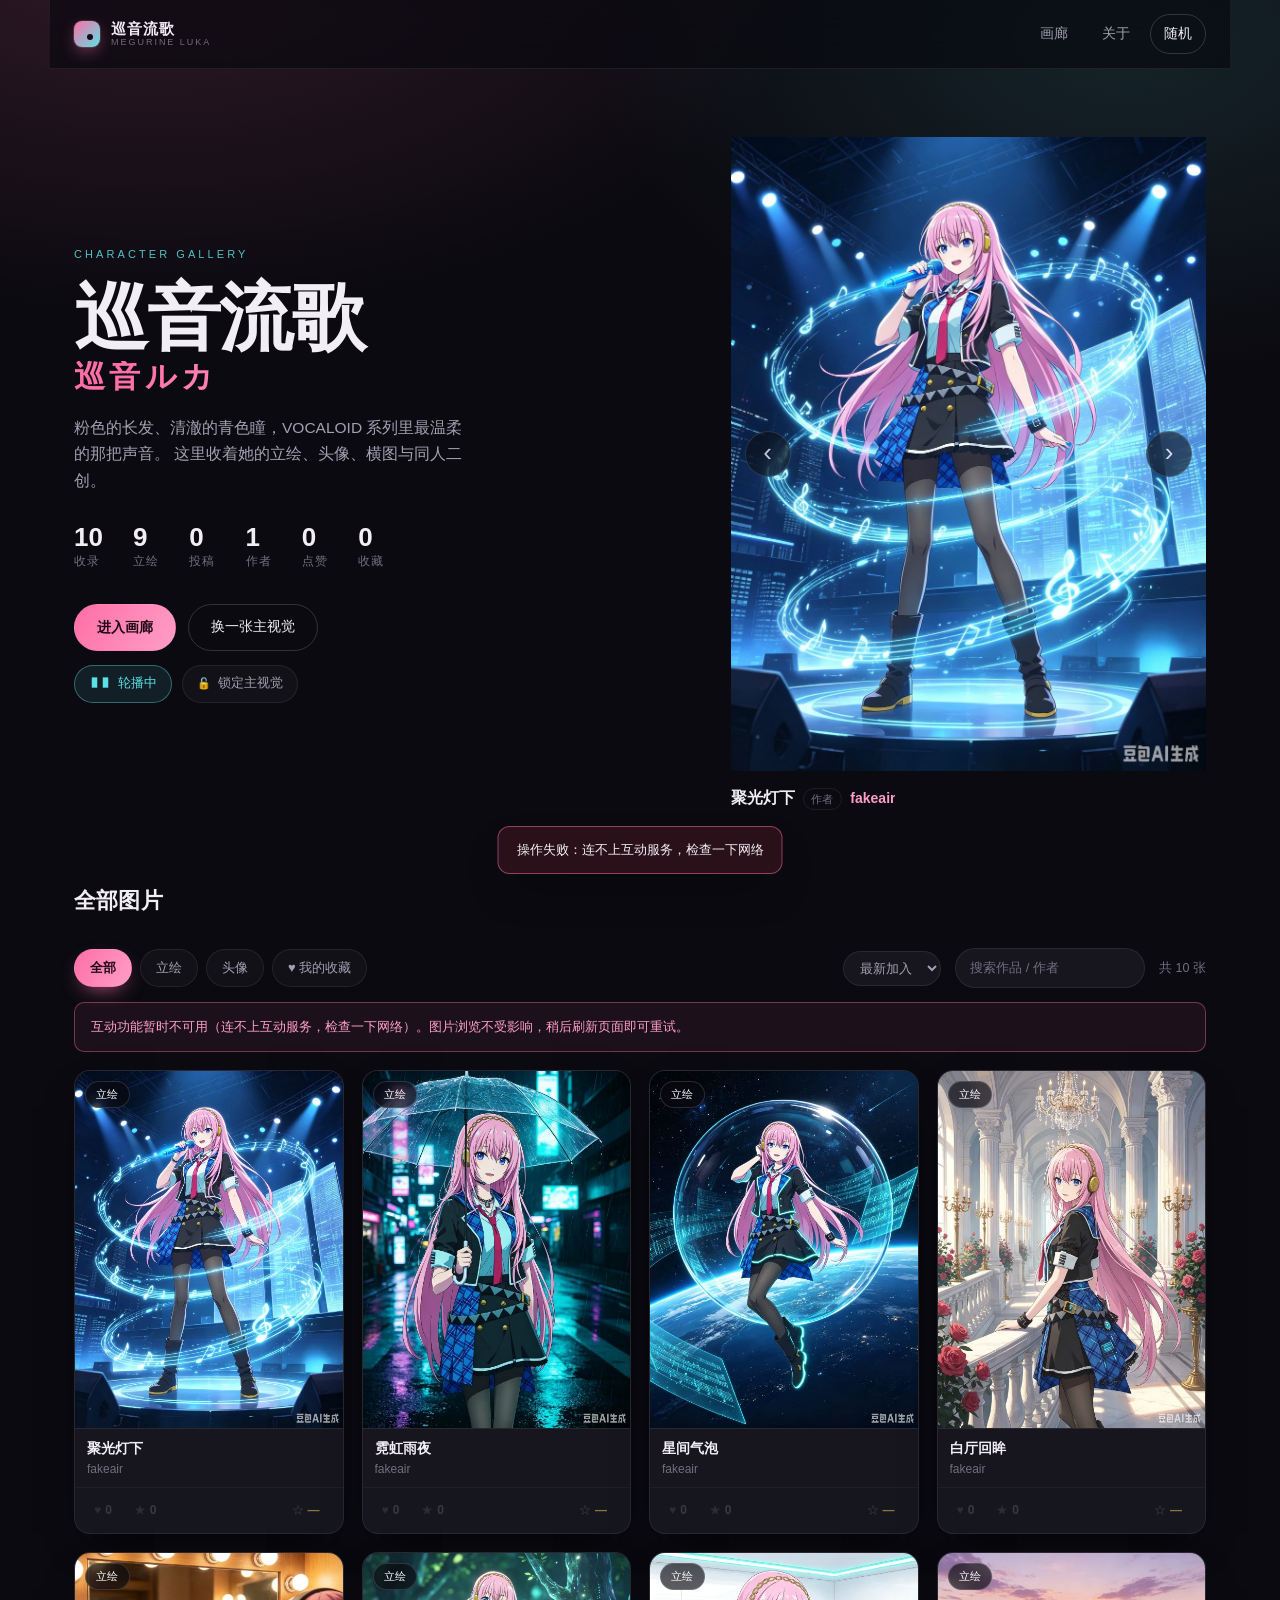
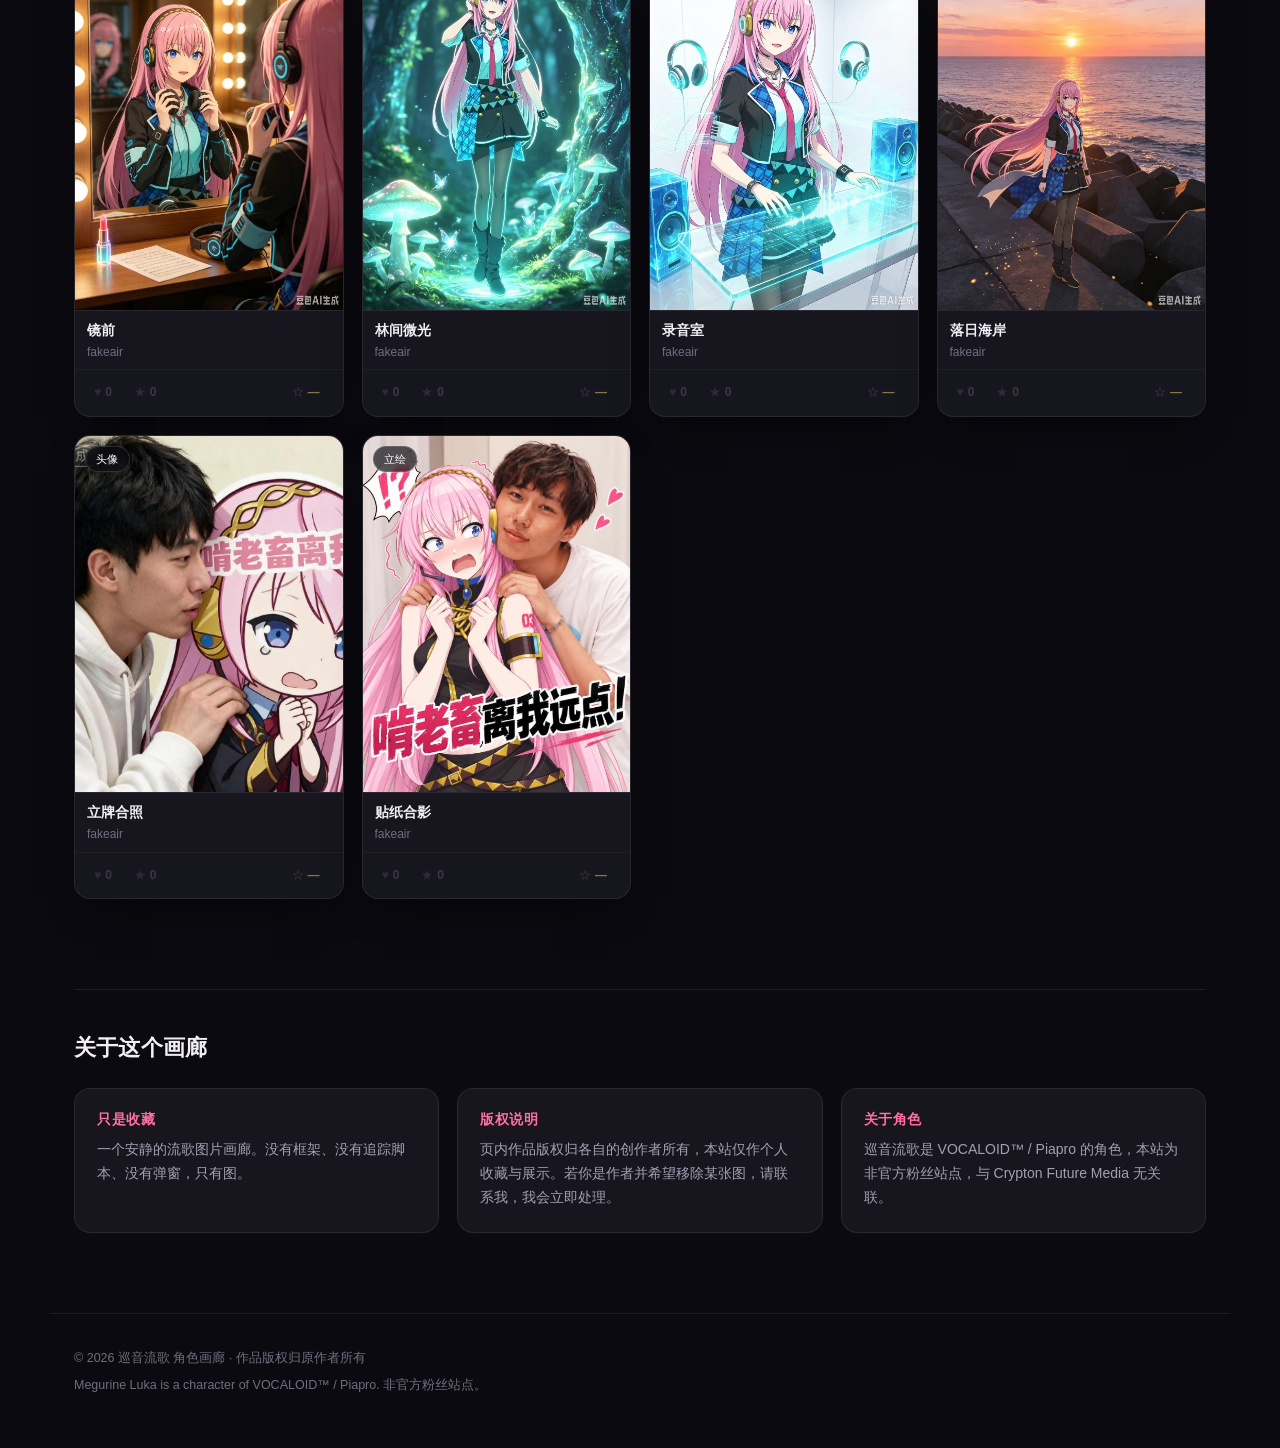
<file: index.html>
<!DOCTYPE html>
<html lang="zh-CN">
<head>
<meta charset="UTF-8">
<meta name="viewport" content="width=device-width, initial-scale=1">
<title>巡音流歌 · 角色画廊 | Megurine Luka Gallery</title>
<meta name="description" content="巡音流歌（巡音ルカ / Megurine Luka）角色图片画廊：立绘、头像、横图与同人二创作品收藏，支持分类筛选、搜索与全屏浏览。">
<meta name="theme-color" content="#0b0a10">
<link rel="icon" href="data:image/svg+xml,%3Csvg xmlns='http://www.w3.org/2000/svg' viewBox='0 0 32 32'%3E%3Crect width='32' height='32' rx='8' fill='%230b0a10'/%3E%3Cpath d='M19 6h3v12.5a4.5 4.5 0 1 1-3-4.24V6z' fill='%23ff6fa5'/%3E%3C/svg%3E">
<link rel="stylesheet" href="assets/css/style.css">
</head>
<body>

<a class="skip-link" href="#gallery">跳到图片列表</a>

<header class="site-header">
  <a class="brand" href="./">
    <span class="brand-mark" aria-hidden="true"></span>
    <span class="brand-text">巡音流歌<small>MEGURINE LUKA</small></span>
  </a>
  <nav class="site-nav">
    <a href="#gallery">画廊</a>
    <a href="#about">关于</a>
    <button id="uploadBtn" class="nav-btn nav-btn-strong" type="button" hidden>＋ 上传</button>
    <button id="randomBtn" class="nav-btn" type="button" title="随机看一张 (R)">随机</button>
  </nav>
</header>

<main>
  <!-- ========== 角色看板：一进来先看到流歌 ========== -->
  <section class="board" aria-label="角色主视觉">
    <div class="board-copy">
      <p class="board-kicker">Character Gallery</p>
      <h1>巡音流歌<em>巡音ルカ</em></h1>
      <p class="board-desc">
        粉色的长发、清澈的青色瞳，VOCALOID 系列里最温柔的那把声音。
        这里收着她的立绘、头像、横图与同人二创。
      </p>
      <dl class="board-stats">
        <div><dt>收录</dt><dd id="statTotal">—</dd></div>
        <div><dt>立绘</dt><dd id="statFull">—</dd></div>
        <div><dt>投稿</dt><dd id="statUploads">—</dd></div>
        <div><dt>作者</dt><dd id="statAuthors">—</dd></div>
        <div><dt>点赞</dt><dd id="statLikes">—</dd></div>
        <div><dt>收藏</dt><dd id="statFavs">—</dd></div>
      </dl>
      <div class="board-actions">
        <a class="btn" href="#gallery">进入画廊</a>
        <button class="btn btn-ghost" type="button" id="boardShuffle">换一张主视觉</button>
      </div>

      <div class="board-toggles">
        <button type="button" class="toggle" id="boardAuto" aria-pressed="false" title="每 7 秒自动换一张">
          <span class="toggle-icon" aria-hidden="true">▶</span>
          <span class="toggle-text">自动轮播</span>
        </button>
        <button type="button" class="toggle" id="boardLock" aria-pressed="false" title="锁住当前主视觉，刷新也不变">
          <span class="toggle-icon" aria-hidden="true">🔓</span>
          <span class="toggle-text">锁定主视觉</span>
        </button>
      </div>
    </div>

    <figure class="board-figure">
      <div class="board-frame">
        <a id="boardLink" href="#gallery" data-reveal="board" aria-label="查看这张作品">
          <img id="boardImg" alt="" decoding="async">
          <span class="board-loading" id="boardLoading" aria-hidden="true"></span>
        </a>
        <button type="button" class="board-arrow board-prev" id="boardPrev" aria-label="上一张主视觉 (←)">‹</button>
        <button type="button" class="board-arrow board-next" id="boardNext" aria-label="下一张主视觉 (→)">›</button>
      </div>
      <figcaption class="board-caption">
        <span class="board-name">
          <span class="board-title" id="boardTitle">—</span>
          <span class="board-by">作者</span>
          <span class="board-author" id="boardAuthor">—</span>
        </span>
        <span class="board-meta" id="boardMeta"></span>
      </figcaption>
    </figure>
  </section>

  <!-- ========== 画廊 ========== -->
  <section id="gallery" class="gallery-section" aria-label="图片列表">
    <div class="section-head">
      <h2>全部图片</h2>
      <p class="sample-note" id="sampleNote" hidden>
        当前展示的是示例插画。把流歌的图片放进 <code>assets/works/</code>，
        运行 <code>node tools/scan-works.mjs</code>，这里就会变成你的收藏。
      </p>
    </div>

    <div class="toolbar">
      <div class="chips" id="chips" role="group" aria-label="按类型筛选"></div>
      <div class="toolbar-right">
        <label class="sort">
          <span class="sr-only">排序方式</span>
          <select id="sort">
            <option value="new">最新加入</option>
            <option value="likes">最多点赞</option>
            <option value="rating">评分最高</option>
            <option value="reviews">评论最多</option>
          </select>
        </label>
        <label class="search">
          <span class="sr-only">搜索作品或作者</span>
          <input id="search" type="search" placeholder="搜索作品 / 作者" autocomplete="off" spellcheck="false">
        </label>
        <span class="count" id="count" aria-live="polite"></span>
      </div>
    </div>

    <p class="mode-note" id="modeNote" hidden>
      互动数据目前存在<strong>你自己的浏览器</strong>里 —— 点赞、收藏、评分、评论都能用，
      但别人看不到你的赞。想让所有人共享，按 <code>docs/supabase-setup.md</code> 配置一下即可。
    </p>

    <div class="grid" id="grid"></div>

    <div class="empty" id="empty" hidden>
      <p id="emptyText">没有符合条件的图片。</p>
      <button type="button" id="resetBtn" class="link-btn">清除筛选</button>
    </div>

    <div class="empty empty-setup" id="setup" hidden>
      <h3>画廊还是空的</h3>
      <ol>
        <li>把流歌的图片放进 <code>assets/works/</code>（png / jpg / webp / gif 都行）</li>
        <li>终端执行 <code>node tools/scan-works.mjs</code></li>
        <li>刷新本页 —— 图片会自动分类、排序并显示在这里</li>
      </ol>
    </div>
  </section>

  <!-- ========== 关于 ========== -->
  <section id="about" class="about">
    <h2>关于这个画廊</h2>
    <div class="about-grid">
      <article>
        <h3>只是收藏</h3>
        <p>一个安静的流歌图片画廊。没有框架、没有追踪脚本、没有弹窗，只有图。</p>
      </article>
      <article>
        <h3>版权说明</h3>
        <p>页内作品版权归各自的创作者所有，本站仅作个人收藏与展示。若你是作者并希望移除某张图，请联系我，我会立即处理。</p>
      </article>
      <article>
        <h3>关于角色</h3>
        <p>巡音流歌是 VOCALOID™ / Piapro 的角色，本站为非官方粉丝站点，与 Crypton Future Media 无关联。</p>
      </article>
    </div>
  </section>
</main>

<footer class="site-footer">
  <p>© <span id="year"></span> 巡音流歌 角色画廊 · 作品版权归原作者所有</p>
  <p class="footer-note">Megurine Luka is a character of VOCALOID™ / Piapro. 非官方粉丝站点。</p>
</footer>

<!-- ========== 全屏查看 ========== -->
<div class="lightbox" id="lightbox" hidden>
  <div class="lb-backdrop" data-close></div>
  <div class="lb-panel" role="dialog" aria-modal="true" aria-label="图片查看">
    <button class="lb-close" type="button" data-close aria-label="关闭 (Esc)">✕</button>
    <button class="lb-nav lb-prev" type="button" id="prevBtn" aria-label="上一张 (←)">‹</button>
    <button class="lb-nav lb-next" type="button" id="nextBtn" aria-label="下一张 (→)">›</button>

    <figure class="lb-figure">
      <div class="lb-stage" id="lbStage">
        <img id="lbImg" data-reveal="fade" alt="">
        <div class="lb-spinner" id="lbSpinner" hidden aria-hidden="true"></div>
      </div>
      <figcaption class="lb-info">
        <h2 id="lbTitle"></h2>
        <p class="lb-author" id="lbAuthor"></p>
        <ul class="lb-tags" id="lbTags"></ul>

        <!-- 互动：点赞 / 收藏 / 评分 -->
        <div class="interact">
          <div class="interact-row">
            <button type="button" class="act act-like" id="btnLike" aria-pressed="false">
              <span class="act-icon" aria-hidden="true">♥</span>
              <span class="act-label">点赞</span>
              <span class="act-count" id="likeCount">0</span>
            </button>
            <button type="button" class="act act-fav" id="btnFav" aria-pressed="false">
              <span class="act-icon" aria-hidden="true">★</span>
              <span class="act-label">收藏</span>
              <span class="act-count" id="favCount">0</span>
            </button>
          </div>

          <div class="rate-row">
            <div class="stars" id="stars" role="radiogroup" aria-label="给这张图评分">
              <button type="button" class="star" data-score="1" aria-label="1 星">★</button>
              <button type="button" class="star" data-score="2" aria-label="2 星">★</button>
              <button type="button" class="star" data-score="3" aria-label="3 星">★</button>
              <button type="button" class="star" data-score="4" aria-label="4 星">★</button>
              <button type="button" class="star" data-score="5" aria-label="5 星">★</button>
            </div>
            <span class="rate-summary" id="rateSummary">还没有评分</span>
          </div>
        </div>

        <div class="lb-actions">
          <a id="lbOrig" class="btn" href="#" target="_blank" rel="noopener noreferrer" hidden>查看原帖</a>
          <a id="lbDown" class="btn btn-ghost" href="#" download>下载原图</a>
        </div>

        <!-- 短评 -->
        <section class="reviews">
          <h3 class="reviews-title">短评 <span id="reviewCount">0</span></h3>

          <form class="review-form" id="reviewForm">
            <input type="text" id="reviewName" class="review-name" maxlength="24"
                   placeholder="昵称（可不填）" autocomplete="nickname">
            <textarea id="reviewText" class="review-text" maxlength="200" rows="2"
                      placeholder="说点什么……（最多 200 字）" required></textarea>
            <div class="review-form-foot">
              <span class="review-len" id="reviewLen">0 / 200</span>
              <button type="submit" class="btn btn-small" id="reviewSubmit">发表</button>
            </div>
          </form>

          <ul class="review-list" id="reviewList"></ul>
          <p class="review-empty" id="reviewEmpty">还没有人评论，来做第一个。</p>
        </section>

        <p class="lb-index" id="lbIndex"></p>
      </figcaption>
    </figure>
  </div>
</div>

<!-- ========== 上传弹窗 ========== -->
<div class="upload-modal" id="uploadModal" hidden>
  <div class="up-backdrop" data-up-close></div>
  <div class="up-panel" role="dialog" aria-modal="true" aria-label="上传作品">
    <button class="up-close" type="button" data-up-close aria-label="关闭 (Esc)">✕</button>

    <h2 class="up-title">上传你的流歌图片</h2>
    <p class="up-sub">
      提交后会<strong>立即展示</strong>在画廊里，并署上你填的名字。
      请确认你有权公开这张图；站长为维护需要可能会下架内容。
    </p>

    <form id="upForm" class="up-form">
      <label class="up-field">
        <span class="up-label">选择图片</span>
        <input type="file" id="upFile" accept="image/png,image/jpeg,image/webp,image/gif,image/avif" required>
        <span class="up-fileinfo" id="upFileInfo"></span>
      </label>

      <img class="up-preview" id="upPreview" alt="预览" hidden>

      <label class="up-field">
        <span class="up-label">作品名 <b>*</b></span>
        <input type="text" id="upTitle" maxlength="60" required placeholder="例如：夏日巡音">
      </label>

      <div class="up-row">
        <label class="up-field">
          <span class="up-label">署名 <b>*</b></span>
          <input type="text" id="upAuthor" maxlength="24" required placeholder="你的昵称（想匿名就写「匿名」）">
        </label>
        <label class="up-field up-field-narrow">
          <span class="up-label">分类</span>
          <select id="upKind">
            <option value="立绘">立绘</option>
            <option value="半身">半身</option>
            <option value="头像">头像</option>
            <option value="横图">横图</option>
            <option value="同人">同人</option>
            <option value="壁纸">壁纸</option>
          </select>
        </label>
      </div>

      <div class="up-progress" id="upBar" hidden><div class="up-progress-fill" id="upBarFill"></div></div>
      <p class="up-status" id="upStatus" hidden></p>

      <div class="up-actions">
        <button type="button" class="btn btn-ghost" data-up-close>取消</button>
        <button type="submit" class="btn" id="upSubmit">上传并展示</button>
      </div>
    </form>
  </div>
</div>

<script src="data/config.js"></script>
<script src="data/works.js"></script>
<script src="assets/js/store.js"></script>
<script src="assets/js/upload.js"></script>
<script src="assets/js/main.js"></script>
</body>
</html>
</file>
<file: assets/css/style.css>
/* ===========================================================
   巡音流歌 · 角色画廊
   配色：深底 + 流歌粉 + 电子青
   =========================================================== */

:root {
  --bg: #0b0a10;
  --bg-soft: #12111a;
  --surface: #17161f;
  --surface-2: #1e1c28;
  --line: rgba(255, 255, 255, 0.08);
  --line-strong: rgba(255, 255, 255, 0.16);
  --text: #f2eef6;
  --text-dim: #a49fb2;
  --text-faint: #726d80;
  --pink: #ff6fa5;
  --pink-soft: #ff9ec7;
  --cyan: #5ce1e6;
  --radius: 16px;
  --radius-sm: 10px;
  --shadow: 0 18px 40px -18px rgba(0, 0, 0, 0.85);
  --maxw: 1180px;
  --ease: cubic-bezier(0.22, 0.61, 0.36, 1);
}

* { box-sizing: border-box; }

/* 保证 [hidden] 永远生效（否则 .lightbox 的 display:grid 会盖掉它） */
[hidden] { display: none !important; }

html { scroll-behavior: smooth; }

body {
  margin: 0;
  min-height: 100vh;
  background: var(--bg);
  background-image:
    radial-gradient(1100px 620px at 12% -8%, rgba(255, 111, 165, 0.16), transparent 62%),
    radial-gradient(900px 560px at 88% 4%, rgba(92, 225, 230, 0.12), transparent 60%);
  background-attachment: fixed;
  color: var(--text);
  font: 400 15px/1.7 -apple-system, BlinkMacSystemFont, "Segoe UI", "PingFang SC",
        "Hiragino Sans GB", "Microsoft YaHei", "Noto Sans SC", sans-serif;
  -webkit-font-smoothing: antialiased;
  text-rendering: optimizeLegibility;
}

body.locked { overflow: hidden; }

img { max-width: 100%; display: block; }
a { color: inherit; text-decoration: none; }

h1, h2, h3 { margin: 0; line-height: 1.25; font-weight: 700; letter-spacing: 0.01em; }
code {
  font: 500 0.9em/1 ui-monospace, SFMono-Regular, Menlo, Consolas, monospace;
  padding: 2px 6px; border-radius: 5px;
  background: rgba(255, 255, 255, 0.07); color: var(--pink-soft);
  overflow-wrap: anywhere;
}

::selection { background: var(--pink); color: #1a0812; }

:focus-visible { outline: 2px solid var(--cyan); outline-offset: 3px; border-radius: 4px; }

.sr-only {
  position: absolute; width: 1px; height: 1px;
  padding: 0; margin: -1px; overflow: hidden;
  clip: rect(0 0 0 0); white-space: nowrap; border: 0;
}

.skip-link {
  position: absolute; left: 50%; translate: -50% -120%;
  z-index: 100; padding: 10px 18px; border-radius: 0 0 10px 10px;
  background: var(--pink); color: #200a14; font-weight: 600;
  transition: translate 0.2s var(--ease);
}
.skip-link:focus { translate: -50% 0; }

/* ---------------- 顶栏 ---------------- */

.site-header {
  position: sticky; top: 0; z-index: 40;
  display: flex; align-items: center; justify-content: space-between;
  gap: 16px;
  max-width: var(--maxw);
  margin: 0 auto;
  padding: 14px 24px;
  background: rgba(11, 10, 16, 0.72);
  backdrop-filter: blur(14px) saturate(140%);
  border-bottom: 1px solid var(--line);
}

.brand { display: flex; align-items: center; gap: 11px; min-width: 0; }

.brand-mark {
  width: 26px; height: 26px; flex: none; border-radius: 8px;
  background: linear-gradient(135deg, var(--pink), var(--cyan));
  box-shadow: 0 0 0 1px rgba(255, 255, 255, 0.12), 0 6px 18px -6px var(--pink);
}
.brand-mark::after {
  content: ""; display: block; width: 6px; height: 6px;
  margin: 13px 0 0 13px; border-radius: 50%;
  background: #1a0812;
}

.brand-text {
  font-weight: 700; letter-spacing: 0.06em; font-size: 15px;
  display: flex; flex-direction: column; line-height: 1.15;
}
.brand-text small {
  font-size: 9px; font-weight: 500; letter-spacing: 0.22em; color: var(--text-faint);
}

.site-nav { display: flex; align-items: center; gap: 6px; font-size: 14px; }
.site-nav a, .nav-btn {
  padding: 7px 13px; border-radius: 999px;
  color: var(--text-dim); border: 1px solid transparent;
  background: none; font: inherit; cursor: pointer;
  transition: color 0.2s, background 0.2s, border-color 0.2s;
}
.site-nav a:hover, .nav-btn:hover {
  color: var(--text); background: rgba(255, 255, 255, 0.06); border-color: var(--line);
}
.nav-btn { border-color: var(--line-strong); color: var(--text); }
.nav-btn:hover { border-color: var(--pink); background: rgba(255, 111, 165, 0.12); }

/* ---------------- 角色看板 ---------------- */

main { max-width: var(--maxw); margin: 0 auto; padding: 0 24px 80px; }

.board {
  display: grid;
  grid-template-columns: minmax(0, 1fr) minmax(300px, 42%);
  align-items: center;
  gap: 52px;
  padding: 68px 0 30px;
}

.board-kicker {
  margin: 0 0 16px;
  font-size: 11px; letter-spacing: 0.28em; text-transform: uppercase;
  color: var(--cyan); opacity: 0.85;
}

.board h1 {
  font-size: clamp(38px, 6.4vw, 74px);
  letter-spacing: -0.02em; line-height: 1.02;
}
.board h1 em {
  display: block; font-style: normal; margin-top: 6px;
  font-size: 0.42em; letter-spacing: 0.14em; font-weight: 600;
  background: linear-gradient(100deg, var(--pink) 8%, var(--pink-soft) 45%, var(--cyan) 96%);
  -webkit-background-clip: text; background-clip: text; color: transparent;
}

.board-desc { margin: 22px 0 0; color: var(--text-dim); font-size: 15.5px; max-width: 46ch; }

.board-stats {
  display: flex; gap: 30px; margin: 30px 0 0; padding: 0;
}
.board-stats div { display: flex; flex-direction: column-reverse; }
.board-stats dt { font-size: 11.5px; color: var(--text-faint); letter-spacing: 0.1em; }
.board-stats dd {
  margin: 0 0 2px; font-size: 26px; font-weight: 700; line-height: 1;
  font-variant-numeric: tabular-nums;
}
.board-stats dd.is-text { font-size: 17px; font-weight: 600; padding-top: 6px; }

.board-actions { display: flex; flex-wrap: wrap; gap: 12px; margin-top: 32px; }

/* 主视觉：自动轮播 / 锁定 */
.board-toggles { display: flex; flex-wrap: wrap; gap: 10px; margin-top: 14px; }

.toggle {
  display: inline-flex; align-items: center; gap: 7px;
  padding: 7px 14px; border-radius: 999px; cursor: pointer;
  border: 1px solid var(--line); background: rgba(255, 255, 255, 0.03);
  color: var(--text-dim); font: inherit; font-size: 12.5px;
  transition: all 0.2s var(--ease);
}
.toggle:hover { color: var(--text); border-color: var(--line-strong); }
.toggle-icon { font-size: 11px; line-height: 1; }

/* 轮播中 */
#boardAuto[aria-pressed="true"] {
  color: var(--cyan); border-color: rgba(92, 225, 230, 0.4);
  background: rgba(92, 225, 230, 0.1);
}
/* 已锁定 */
#boardLock[aria-pressed="true"] {
  color: #ffd166; border-color: rgba(255, 209, 102, 0.42);
  background: rgba(255, 209, 102, 0.1);
}

/* 锁定时「换一张主视觉」不可用，只把那一颗变淡，不影响旁边的按钮 */
.btn:disabled { opacity: 0.45; cursor: not-allowed; filter: none; transform: none; }
.btn-ghost:disabled:hover { border-color: var(--line-strong); color: var(--text); }

/* 主视觉 */
.board-figure { margin: 0; position: relative; }
.board-figure > a {
  position: relative; display: block;
  border-radius: 22px; overflow: hidden;
  border: 1px solid var(--line-strong);
  background: linear-gradient(150deg, var(--surface-2), var(--bg-soft));
  box-shadow: 0 40px 80px -34px rgba(255, 111, 165, 0.42), var(--shadow);
  /* 宽高比按当前作品动态设置，所以用 contain 不裁图 */
  aspect-ratio: var(--board-ar, 3 / 4);
  transition: transform 0.4s var(--ease), border-color 0.3s;
}
.board-figure > a:hover { transform: translateY(-4px); border-color: rgba(255, 111, 165, 0.55); }

/* 主视觉不做淡入：切换必须立刻可见。
   （淡入依赖 animation，动画时钟被暂停时会白屏，之前踩过这个坑） */
.board-figure img { width: 100%; height: 100%; object-fit: contain; background: #0c0b11; }

.board-loading {
  position: absolute; inset: 0;
  background: linear-gradient(100deg, transparent 20%, rgba(255, 255, 255, 0.06) 50%, transparent 80%);
  background-size: 220% 100%;
  animation: shimmer 1.4s linear infinite;
}
@keyframes shimmer { to { background-position: -120% 0; } }

/* 主视觉下方的信息条：作品名 + 作者署名（署名要显眼，不能只是一行小灰字） */
.board-caption {
  display: flex; align-items: baseline; justify-content: space-between;
  gap: 12px; flex-wrap: wrap;
  margin-top: 14px;
}
.board-name { display: flex; align-items: baseline; gap: 8px; min-width: 0; flex: 1; }
.board-title {
  font-size: 15.5px; font-weight: 600; color: var(--text);
  overflow: hidden; text-overflow: ellipsis; white-space: nowrap;
}
/* 「作者」标签弱化，让后面的名字更突出 */
.board-by {
  flex: none;
  font-size: 11px; letter-spacing: 0.08em;
  color: var(--text-faint);
  padding: 1px 7px; border-radius: 999px;
  border: 1px solid var(--line);
}
.board-meta {
  flex: none;
  font-size: 12.5px; color: var(--text-faint);
  font-variant-numeric: tabular-nums;
}

/* 左右切换箭头：以 .board-frame 为定位容器，所以 top:50% 正好是图片正中 */
.board-frame { position: relative; }

.board-arrow {
  position: absolute; top: 50%; translate: 0 -50%; z-index: 2;
  width: 46px; height: 46px;
  display: grid; place-items: center;
  border-radius: 50%; cursor: pointer;
  border: 1px solid var(--line-strong);
  background: rgba(12, 11, 17, 0.74);
  backdrop-filter: blur(8px);
  color: var(--text); font-size: 26px; line-height: 1; padding-bottom: 5px;
  opacity: 0.78;
  transition: opacity 0.2s, background 0.2s, border-color 0.2s, color 0.2s, transform 0.2s;
}
.board-arrow:hover {
  opacity: 1; transform: scale(1.06);
  background: var(--pink); border-color: transparent; color: #200a14;
}
.board-arrow:disabled { opacity: 0.22; cursor: not-allowed; }
.board-arrow:disabled:hover {
  transform: none; background: rgba(12, 11, 17, 0.74);
  color: var(--text); border-color: var(--line-strong);
}
.board-prev { left: 14px; }
.board-next { right: 14px; }
.board-author {
  font-size: 14px; font-weight: 600; color: var(--pink-soft);
  overflow: hidden; text-overflow: ellipsis; white-space: nowrap;
}

/* ---------------- 按钮 ---------------- */

.btn {
  display: inline-block;
  padding: 11px 22px; border-radius: 999px; font-size: 14px; cursor: pointer;
  background: linear-gradient(120deg, var(--pink), var(--pink-soft));
  color: #200a14; font-weight: 600; border: 1px solid transparent;
  transition: filter 0.2s, transform 0.2s, border-color 0.2s, color 0.2s;
}
.btn:hover { filter: brightness(1.08); transform: translateY(-1px); }
.btn-ghost { background: none; color: var(--text); border-color: var(--line-strong); font-weight: 500; }
.btn-ghost:hover { border-color: var(--cyan); color: var(--cyan); filter: none; }

/* ---------------- 画廊 ---------------- */

.gallery-section { padding-top: 46px; scroll-margin-top: 70px; }

.section-head { margin-bottom: 20px; }
.section-head h2 { font-size: 22px; letter-spacing: 0.01em; }

.sample-note {
  margin: 12px 0 0; padding: 12px 16px;
  border: 1px dashed var(--line-strong); border-radius: var(--radius-sm);
  background: rgba(255, 111, 165, 0.05);
  color: var(--text-dim); font-size: 13px; line-height: 1.8;
}

.toolbar {
  position: sticky; top: 61px; z-index: 30;
  display: flex; align-items: center; justify-content: space-between;
  flex-wrap: wrap; gap: 12px;
  padding: 14px 0;
  background: linear-gradient(var(--bg) 62%, rgba(11, 10, 16, 0));
}

.chips { display: flex; flex-wrap: wrap; gap: 8px; }

.chip {
  padding: 7px 15px; border-radius: 999px;
  border: 1px solid var(--line); background: rgba(255, 255, 255, 0.03);
  color: var(--text-dim); font: inherit; font-size: 13px; cursor: pointer;
  transition: all 0.2s var(--ease);
}
.chip:hover { color: var(--text); border-color: var(--line-strong); }
.chip[aria-pressed="true"] {
  color: #200a14; border-color: transparent; font-weight: 600;
  background: linear-gradient(120deg, var(--pink), var(--pink-soft));
  box-shadow: 0 8px 22px -10px var(--pink);
}

.toolbar-right { display: flex; align-items: center; gap: 14px; }

.search input {
  width: 190px; padding: 8px 14px; border-radius: 999px;
  border: 1px solid var(--line); background: var(--surface);
  color: var(--text); font: inherit; font-size: 13px;
  transition: border-color 0.2s, width 0.25s var(--ease), background 0.2s;
}
.search input::placeholder { color: var(--text-faint); }
.search input:focus { outline: none; width: 230px; border-color: var(--pink); background: var(--surface-2); }

.count { font-size: 12.5px; color: var(--text-faint); font-variant-numeric: tabular-nums; white-space: nowrap; }

/* 排序下拉 */
.sort select {
  padding: 8px 12px; border-radius: 999px; cursor: pointer;
  border: 1px solid var(--line); background: var(--surface);
  color: var(--text-dim); font: inherit; font-size: 13px;
  transition: border-color 0.2s, color 0.2s;
}
.sort select:hover { color: var(--text); border-color: var(--line-strong); }
.sort select:focus { outline: none; border-color: var(--pink); }

/* 本机存储提示 */
.mode-note {
  margin: 0 0 18px; padding: 12px 16px;
  border: 1px solid rgba(92, 225, 230, 0.26); border-radius: var(--radius-sm);
  background: rgba(92, 225, 230, 0.06);
  color: var(--text-dim); font-size: 13px; line-height: 1.8;
}
.mode-note strong { color: var(--cyan); font-weight: 600; }
.mode-note-warn {
  border-color: rgba(255, 111, 165, 0.4);
  background: rgba(255, 111, 165, 0.07);
  color: var(--pink-soft);
}

/* 互动不可用时的整体降级状态 */
.is-off { opacity: 0.5; }
.is-off .mini, .mini:disabled { cursor: not-allowed; }
.star:disabled { cursor: not-allowed; }

/* 浮动错误提示 */
.toast {
  position: fixed; left: 50%; bottom: 26px; translate: -50% 0; z-index: 90;
  max-width: min(520px, 92vw);
  padding: 12px 18px; border-radius: 12px;
  background: #2a1119; border: 1px solid rgba(255, 111, 165, 0.5);
  color: var(--text); font-size: 13px;
  box-shadow: 0 20px 44px -18px rgba(0, 0, 0, 0.9);
  animation: toast-in 0.25s var(--ease);
}
@keyframes toast-in { from { opacity: 0; transform: translateY(8px); } }

/* 网格：每个格子固定 3:4，一眼看过去很整齐 */
.grid {
  display: grid;
  grid-template-columns: repeat(4, minmax(0, 1fr));
  gap: 18px;
}

.card {
  position: relative;
  border-radius: var(--radius);
  overflow: hidden;
  background: var(--surface);
  border: 1px solid var(--line);
  box-shadow: var(--shadow);
  cursor: zoom-in;
  transition: transform 0.35s var(--ease), border-color 0.3s, box-shadow 0.35s;
}
.card:hover, .card:focus-visible {
  transform: translateY(-4px);
  border-color: rgba(255, 111, 165, 0.5);
  box-shadow: 0 26px 50px -22px rgba(255, 111, 165, 0.5);
}

@media (prefers-reduced-motion: reduce) {
  .card:hover { transform: none; }
  .board-figure > a:hover { transform: none; }
  .board-loading { animation: none; }
  html { scroll-behavior: auto; }
}

.card-media {
  position: relative;
  aspect-ratio: 3 / 4;
  overflow: hidden;
  background: linear-gradient(140deg, var(--surface-2), var(--bg-soft));
}
.card-media img {
  width: 100%; height: 100%; object-fit: cover;
  transition: transform 0.6s var(--ease);
}
.card:hover .card-media img { transform: scale(1.05); }

.card-kind {
  position: absolute; top: 10px; left: 10px;
  padding: 3px 10px; border-radius: 999px;
  font-size: 11px; letter-spacing: 0.04em;
  background: rgba(10, 9, 14, 0.66); backdrop-filter: blur(6px);
  border: 1px solid rgba(255, 255, 255, 0.14); color: #fff;
}

/* 每张图旁边常驻显示作品名与署名（不再只在悬停时出现在图上的浮层里） */
.card-caption {
  padding: 10px 12px 9px;
  background: var(--surface);
  border-top: 1px solid var(--line);
}
.card-title {
  margin: 0;
  font-size: 14px; font-weight: 600; line-height: 1.4;
  color: var(--text);
  overflow: hidden; text-overflow: ellipsis; white-space: nowrap;
}
.card-author {
  margin: 3px 0 0; font-size: 12px; line-height: 1.4;
  color: var(--text-faint);
  overflow: hidden; text-overflow: ellipsis; white-space: nowrap;
}

/* 已收藏标记 */
.card-favflag {
  position: absolute; top: 10px; right: 10px;
  width: 26px; height: 26px; border-radius: 50%;
  display: grid; place-items: center; font-size: 13px;
  background: linear-gradient(120deg, var(--pink), var(--pink-soft));
  color: #200a14; box-shadow: 0 6px 16px -6px var(--pink);
}

/* 卡片底部互动条：数字始终可见，按钮区域克制 */
.card-bar {
  display: flex; align-items: center; gap: 4px;
  padding: 7px 10px 8px;
  border-top: 1px solid var(--line);
  background: var(--surface);
}
.mini {
  display: inline-flex; align-items: center; gap: 4px;
  padding: 4px 8px; border-radius: 999px;
  border: 1px solid transparent; background: none;
  color: var(--text-faint); font: inherit; font-size: 12px;
  font-variant-numeric: tabular-nums; cursor: pointer;
  transition: color 0.2s, background 0.2s, border-color 0.2s, transform 0.15s;
}
.mini b { font-weight: 600; color: var(--text-dim); }
.mini i { font-style: normal; font-size: 11px; opacity: 0.7; }
.mini-like:hover { color: var(--pink); background: rgba(255, 111, 165, 0.1); }
.mini-fav:hover { color: var(--cyan); background: rgba(92, 225, 230, 0.1); }
.mini-like[aria-pressed="true"] {
  color: var(--pink); background: rgba(255, 111, 165, 0.14);
  border-color: rgba(255, 111, 165, 0.35);
}
.mini-like[aria-pressed="true"] b { color: var(--pink); }
.mini-fav[aria-pressed="true"] {
  color: var(--cyan); background: rgba(92, 225, 230, 0.12);
  border-color: rgba(92, 225, 230, 0.32);
}
.mini-fav[aria-pressed="true"] b { color: var(--cyan); }
.mini:active { transform: scale(0.94); }
.mini-rate { margin-left: auto; cursor: default; color: var(--text-faint); }
.mini-rate b { color: #ffd166; }
.mini[disabled] { opacity: 0.5; cursor: wait; }

/* ---------------- 空状态 ---------------- */

.empty { padding: 60px 0; text-align: center; color: var(--text-dim); }
.empty p { margin: 0 0 10px; }
.empty-setup {
  text-align: left; max-width: 640px; margin: 0 auto;
  padding: 28px 30px;
  border: 1px dashed var(--line-strong); border-radius: var(--radius);
  background: var(--surface);
}
.empty-setup h3 { font-size: 16px; margin-bottom: 14px; }
.empty-setup ol { margin: 0; padding-left: 20px; }
.empty-setup li { margin-bottom: 10px; font-size: 14px; line-height: 1.9; }

.link-btn {
  background: none; border: 0; padding: 0 4px; cursor: pointer;
  color: var(--pink); font: inherit; text-decoration: underline;
  text-underline-offset: 3px;
}

/* ---------------- 关于 ---------------- */

.about { margin-top: 90px; padding-top: 44px; border-top: 1px solid var(--line); }
.about h2 { font-size: 22px; }
.about-grid {
  display: grid; gap: 18px; margin-top: 26px;
  grid-template-columns: repeat(auto-fit, minmax(240px, 1fr));
}
.about article {
  padding: 22px; border-radius: var(--radius);
  background: var(--surface); border: 1px solid var(--line);
}
.about h3 { font-size: 14px; letter-spacing: 0.04em; color: var(--pink); }
.about p { margin: 10px 0 0; color: var(--text-dim); font-size: 14px; }

/* ---------------- 页脚 ---------------- */

.site-footer {
  border-top: 1px solid var(--line);
  padding: 34px 24px 46px;
  max-width: var(--maxw); margin: 0 auto;
  color: var(--text-faint); font-size: 12.5px;
}
.site-footer p { margin: 0 0 6px; }

/* ---------------- 全屏查看 ---------------- */

.lightbox:not([hidden]) { display: grid; }
.lightbox { position: fixed; inset: 0; z-index: 60; place-items: center; }

.lb-backdrop {
  position: absolute; inset: 0;
  background: rgba(5, 4, 9, 0.88);
  backdrop-filter: blur(10px);
  animation: fade-in 0.25s var(--ease);
}
@keyframes fade-in { from { opacity: 0; } }

.lb-panel {
  position: relative; z-index: 1;
  width: min(1120px, 94vw); max-height: 92vh;
  border-radius: 18px; overflow: hidden;
  background: var(--surface); border: 1px solid var(--line-strong);
  box-shadow: 0 40px 90px -30px rgba(0, 0, 0, 0.95);
  animation: panel-in 0.3s var(--ease);
}
@keyframes panel-in { from { opacity: 0; transform: scale(0.97) translateY(8px); } }

.lb-figure { margin: 0; display: grid; grid-template-columns: minmax(0, 1fr) 330px; }

.lb-stage {
  position: relative; display: grid; place-items: center;
  min-height: 320px; max-height: 92vh;
  background:
    linear-gradient(135deg, rgba(255, 111, 165, 0.08), rgba(92, 225, 230, 0.06)),
    #0e0d14;
}
.lb-stage img {
  max-width: 100%; max-height: 88vh; width: auto; height: auto;
  object-fit: contain;
}

.lb-spinner {
  position: absolute; width: 30px; height: 30px; border-radius: 50%;
  border: 2px solid rgba(255, 255, 255, 0.15); border-top-color: var(--pink);
  animation: spin 0.8s linear infinite;
}
@keyframes spin { to { transform: rotate(360deg); } }

.lb-info {
  padding: 24px 22px; border-left: 1px solid var(--line);
  display: flex; flex-direction: column; gap: 12px;
  overflow-y: auto; max-height: 92vh;
}
.lb-info h2 { font-size: 20px; }
.lb-author { margin: 0; color: var(--text-dim); font-size: 13.5px; }
.lb-tags { display: flex; flex-wrap: wrap; gap: 6px; list-style: none; margin: 0; padding: 0; }
.lb-tags li {
  font-size: 11.5px; padding: 3px 10px; border-radius: 999px;
  border: 1px solid var(--line-strong); color: var(--text-dim);
}
.lb-actions { display: flex; flex-wrap: wrap; gap: 10px; }
.lb-actions .btn { padding: 9px 16px; font-size: 13px; }
.btn-small { padding: 8px 18px; font-size: 13px; }
.lb-index { margin: auto 0 0; padding-top: 8px; font-size: 11.5px; color: var(--text-faint); font-variant-numeric: tabular-nums; }

/* ---------------- 互动区（点赞 / 收藏 / 评分） ---------------- */

.interact {
  border: 1px solid var(--line); border-radius: 14px;
  background: rgba(255, 255, 255, 0.025);
  padding: 12px;
  display: flex; flex-direction: column; gap: 12px;
}
.interact-row { display: flex; gap: 8px; }

.act {
  flex: 1; display: inline-flex; align-items: center; justify-content: center; gap: 7px;
  padding: 10px 12px; border-radius: 11px; cursor: pointer;
  border: 1px solid var(--line-strong); background: none;
  color: var(--text-dim); font: inherit; font-size: 13.5px;
  transition: all 0.2s var(--ease);
}
.act-icon { font-size: 15px; line-height: 1; }
.act-count { font-variant-numeric: tabular-nums; font-weight: 600; color: var(--text); }
.act:active { transform: scale(0.97); }
.act[disabled] { opacity: 0.55; cursor: wait; }
.act-like:hover { border-color: rgba(255, 111, 165, 0.55); color: var(--pink); }
.act-like[aria-pressed="true"] {
  border-color: transparent; color: #200a14; font-weight: 600;
  background: linear-gradient(120deg, var(--pink), var(--pink-soft));
  box-shadow: 0 10px 24px -12px var(--pink);
}
.act-like[aria-pressed="true"] .act-count { color: #200a14; }
.act-fav:hover { border-color: rgba(92, 225, 230, 0.55); color: var(--cyan); }
.act-fav[aria-pressed="true"] {
  border-color: rgba(92, 225, 230, 0.5); color: var(--cyan);
  background: rgba(92, 225, 230, 0.13);
}
.act-fav[aria-pressed="true"] .act-count { color: var(--cyan); }

.rate-row { display: flex; align-items: center; justify-content: space-between; gap: 10px; flex-wrap: wrap; }
.stars { display: flex; gap: 2px; }
.star {
  border: 0; background: none; cursor: pointer; padding: 0 1px;
  font-size: 22px; line-height: 1; color: rgba(255, 255, 255, 0.18);
  transition: color 0.15s, transform 0.15s;
}
.star:hover { transform: scale(1.15); }
.star.on { color: #ffd166; text-shadow: 0 0 12px rgba(255, 209, 102, 0.5); }
.rate-summary { font-size: 12px; color: var(--text-faint); }

/* ---------------- 短评 ---------------- */

.reviews { display: flex; flex-direction: column; gap: 10px; }
.reviews-title {
  font-size: 13px; letter-spacing: 0.06em; color: var(--text-dim);
  display: flex; align-items: center; gap: 8px;
}
.reviews-title span {
  font-size: 11.5px; padding: 1px 8px; border-radius: 999px;
  background: rgba(255, 255, 255, 0.07); color: var(--text-faint);
  font-variant-numeric: tabular-nums;
}
.review-form { display: flex; flex-direction: column; gap: 8px; }
.review-name, .review-text {
  width: 100%; padding: 9px 12px; border-radius: 10px;
  border: 1px solid var(--line); background: var(--bg-soft);
  color: var(--text); font: inherit; font-size: 13px; resize: vertical;
}
.review-name::placeholder, .review-text::placeholder { color: var(--text-faint); }
.review-name:focus, .review-text:focus { outline: none; border-color: var(--pink); background: var(--surface-2); }
.review-text { min-height: 54px; line-height: 1.6; }
.review-form-foot { display: flex; align-items: center; justify-content: space-between; gap: 10px; }
.review-len { font-size: 11.5px; color: var(--text-faint); font-variant-numeric: tabular-nums; }

.review-list { list-style: none; margin: 0; padding: 0; display: flex; flex-direction: column; gap: 10px; }
.review-item {
  padding: 10px 12px; border-radius: 10px;
  background: var(--bg-soft); border: 1px solid var(--line);
}
.review-head { margin: 0 0 4px; display: flex; align-items: baseline; justify-content: space-between; gap: 10px; }
.review-head b { font-size: 12.5px; font-weight: 600; color: var(--pink-soft); }
.review-head time { font-size: 11px; color: var(--text-faint); white-space: nowrap; }
.review-body { margin: 0; font-size: 13px; line-height: 1.65; color: var(--text-dim); overflow-wrap: anywhere; }
.review-empty { margin: 0; font-size: 12.5px; color: var(--text-faint); }

/* ---------------- 上传弹窗 ---------------- */

.upload-modal:not([hidden]) { display: grid; }
.upload-modal { position: fixed; inset: 0; z-index: 70; place-items: center; padding: 20px; }

.up-backdrop {
  position: absolute; inset: 0;
  background: rgba(5, 4, 9, 0.88);
  backdrop-filter: blur(10px);
  animation: fade-in 0.25s var(--ease);
}

.up-panel {
  position: relative; z-index: 1;
  width: min(560px, 94vw); max-height: 92vh; overflow-y: auto;
  padding: 26px 26px 22px;
  border-radius: 18px;
  background: var(--surface); border: 1px solid var(--line-strong);
  box-shadow: 0 40px 90px -30px rgba(0, 0, 0, 0.95);
  animation: panel-in 0.3s var(--ease);
}

.up-title { font-size: 20px; }
.up-sub { margin: 10px 0 20px; font-size: 13px; line-height: 1.8; color: var(--text-dim); }
.up-sub strong { color: var(--pink); font-weight: 600; }

.up-close {
  position: absolute; top: 14px; right: 14px;
  width: 32px; height: 32px; border-radius: 50%; cursor: pointer;
  border: 1px solid var(--line-strong); background: rgba(14, 13, 20, 0.8);
  color: var(--text); font-size: 13px; line-height: 1;
  transition: background 0.2s, color 0.2s, border-color 0.2s;
}
.up-close:hover { background: var(--pink); color: #200a14; border-color: transparent; }

.up-form { display: flex; flex-direction: column; gap: 14px; }
.up-field { display: flex; flex-direction: column; gap: 7px; }
.up-label { font-size: 12.5px; color: var(--text-dim); letter-spacing: 0.03em; }
.up-label b { color: var(--pink); font-weight: 600; }
.up-row { display: flex; gap: 12px; }
.up-row .up-field { flex: 1; }
.up-field-narrow { max-width: 120px; }

.up-form input[type="text"], .up-form select {
  width: 100%; padding: 10px 13px; border-radius: 10px;
  border: 1px solid var(--line); background: var(--bg-soft);
  color: var(--text); font: inherit; font-size: 14px;
}
.up-form input[type="text"]::placeholder { color: var(--text-faint); }
.up-form input[type="text"]:focus, .up-form select:focus {
  outline: none; border-color: var(--pink); background: var(--surface-2);
}

.up-form input[type="file"] {
  padding: 12px; border-radius: 10px; cursor: pointer;
  border: 1px dashed var(--line-strong); background: var(--bg-soft);
  color: var(--text-dim); font: inherit; font-size: 13px;
}
.up-form input[type="file"]::file-selector-button {
  margin-right: 12px; padding: 7px 14px; border-radius: 999px; cursor: pointer;
  border: 0; background: linear-gradient(120deg, var(--pink), var(--pink-soft));
  color: #200a14; font: inherit; font-size: 13px; font-weight: 600;
}

.up-fileinfo { font-size: 12px; color: var(--text-faint); line-height: 1.7; }
.up-fileinfo.up-error, .up-status.up-error { color: var(--pink-soft); }

.up-preview {
  width: 100%; max-height: 260px; object-fit: contain;
  border-radius: 12px; border: 1px solid var(--line);
  background: var(--bg-soft);
}

.up-progress { height: 5px; border-radius: 999px; overflow: hidden; background: rgba(255, 255, 255, 0.08); }
.up-progress-fill {
  height: 100%; width: 0; border-radius: 999px;
  background: linear-gradient(90deg, var(--pink), var(--cyan));
  transition: width 0.3s var(--ease);
}

.up-status { margin: 0; font-size: 13px; color: var(--text-dim); line-height: 1.7; }
.up-status.up-busy { color: var(--cyan); }
.up-status.up-ok { color: #7ef0b0; }

.up-actions { display: flex; justify-content: flex-end; gap: 10px; margin-top: 4px; }

.nav-btn-strong {
  color: #200a14; font-weight: 600;
  border-color: transparent;
  background: linear-gradient(120deg, var(--pink), var(--pink-soft));
}
.nav-btn-strong:hover { color: #200a14; border-color: transparent; filter: brightness(1.08); }

/* 投稿角标：和站内固定作品区分开 */
.card-uploaded {
  position: absolute; bottom: 10px; left: 10px;
  padding: 2px 9px; border-radius: 999px; font-size: 10.5px;
  background: rgba(92, 225, 230, 0.92); color: #06282a; font-weight: 600;
}

.lb-close {
  position: absolute; top: 12px; right: 12px; z-index: 3;
  width: 34px; height: 34px; border-radius: 50%; cursor: pointer;
  border: 1px solid var(--line-strong); background: rgba(14, 13, 20, 0.8);
  color: var(--text); font-size: 14px; line-height: 1;
  transition: background 0.2s, color 0.2s, border-color 0.2s;
}
.lb-close:hover { background: var(--pink); color: #200a14; border-color: transparent; }

.lb-nav {
  position: absolute; top: 50%; translate: 0 -50%; z-index: 3;
  width: 42px; height: 42px; border-radius: 50%; cursor: pointer;
  border: 1px solid var(--line-strong); background: rgba(14, 13, 20, 0.78);
  color: var(--text); font-size: 24px; line-height: 0; padding-bottom: 4px;
  transition: background 0.2s, border-color 0.2s, color 0.2s;
}
.lb-nav:hover { background: var(--pink); color: #200a14; border-color: transparent; }
.lb-prev { left: 12px; }
.lb-next { right: 344px; }

/* ---------------- 响应式 ---------------- */

@media (max-width: 1100px) {
  .grid { grid-template-columns: repeat(3, minmax(0, 1fr)); }
  .lb-figure { grid-template-columns: minmax(0, 1fr) 260px; }
  .lb-next { right: 12px; }
}

@media (max-width: 900px) {
  .board { grid-template-columns: 1fr; gap: 34px; padding: 46px 0 20px; }
  .board-figure { max-width: 420px; }
  .lb-figure { grid-template-columns: 1fr; }
  .lb-info { border-left: 0; border-top: 1px solid var(--line); max-height: 40vh; }
  .lb-stage img { max-height: 50vh; }
  .lb-stage { max-height: 54vh; }
  .lb-next { right: 12px; }
  .lb-panel { width: 94vw; max-height: 94vh; overflow-y: auto; }
  .lb-index { margin-top: 12px; }
}

@media (max-width: 720px) {
  .site-header { padding: 10px 16px; gap: 10px; }
  main { padding: 0 16px 60px; }
  .brand { gap: 9px; }
  .brand-text { font-size: 14px; letter-spacing: 0.02em; }
  .brand-text small { display: none; }
  .site-nav { gap: 2px; }
  .site-nav a, .nav-btn { padding: 7px 10px; font-size: 13.5px; }
  .board { padding: 38px 0 16px; }
  .board-arrow { width: 38px; height: 38px; font-size: 22px; padding-bottom: 4px; }
  .board-prev { left: 10px; }
  .board-next { right: 10px; }
  .board-stats { gap: 18px 20px; flex-wrap: wrap; }
  .board-stats dd { font-size: 22px; }
  .board-actions .btn { padding: 10px 18px; font-size: 13.5px; }
  .toolbar { top: 55px; }
  .toolbar-right { width: 100%; justify-content: space-between; gap: 8px; }
  .search input, .search input:focus { width: 100%; }
  .search { flex: 1; min-width: 120px; }
  .sort select { padding: 8px 10px; font-size: 12.5px; }
  .grid { grid-template-columns: repeat(2, minmax(0, 1fr)); gap: 12px; }
  .card { border-radius: 12px; }
  .card-kind { top: 8px; left: 8px; padding: 2px 8px; font-size: 10.5px; }
  .card-bar { padding: 6px 6px 7px; gap: 0; }
  .mini { padding: 4px 6px; font-size: 11.5px; }
  .mini-rate { font-size: 11px; }
  .about { margin-top: 60px; }
  .lb-nav { width: 36px; height: 36px; font-size: 20px; }
  .lb-info { padding: 18px 16px; gap: 10px; }
  .star { font-size: 20px; }
}

@media (max-width: 420px) {
  .grid { grid-template-columns: 1fr; }
  .mode-note { font-size: 12.5px; }
  .card-caption { padding: 9px 11px 8px; }
}
</file>
